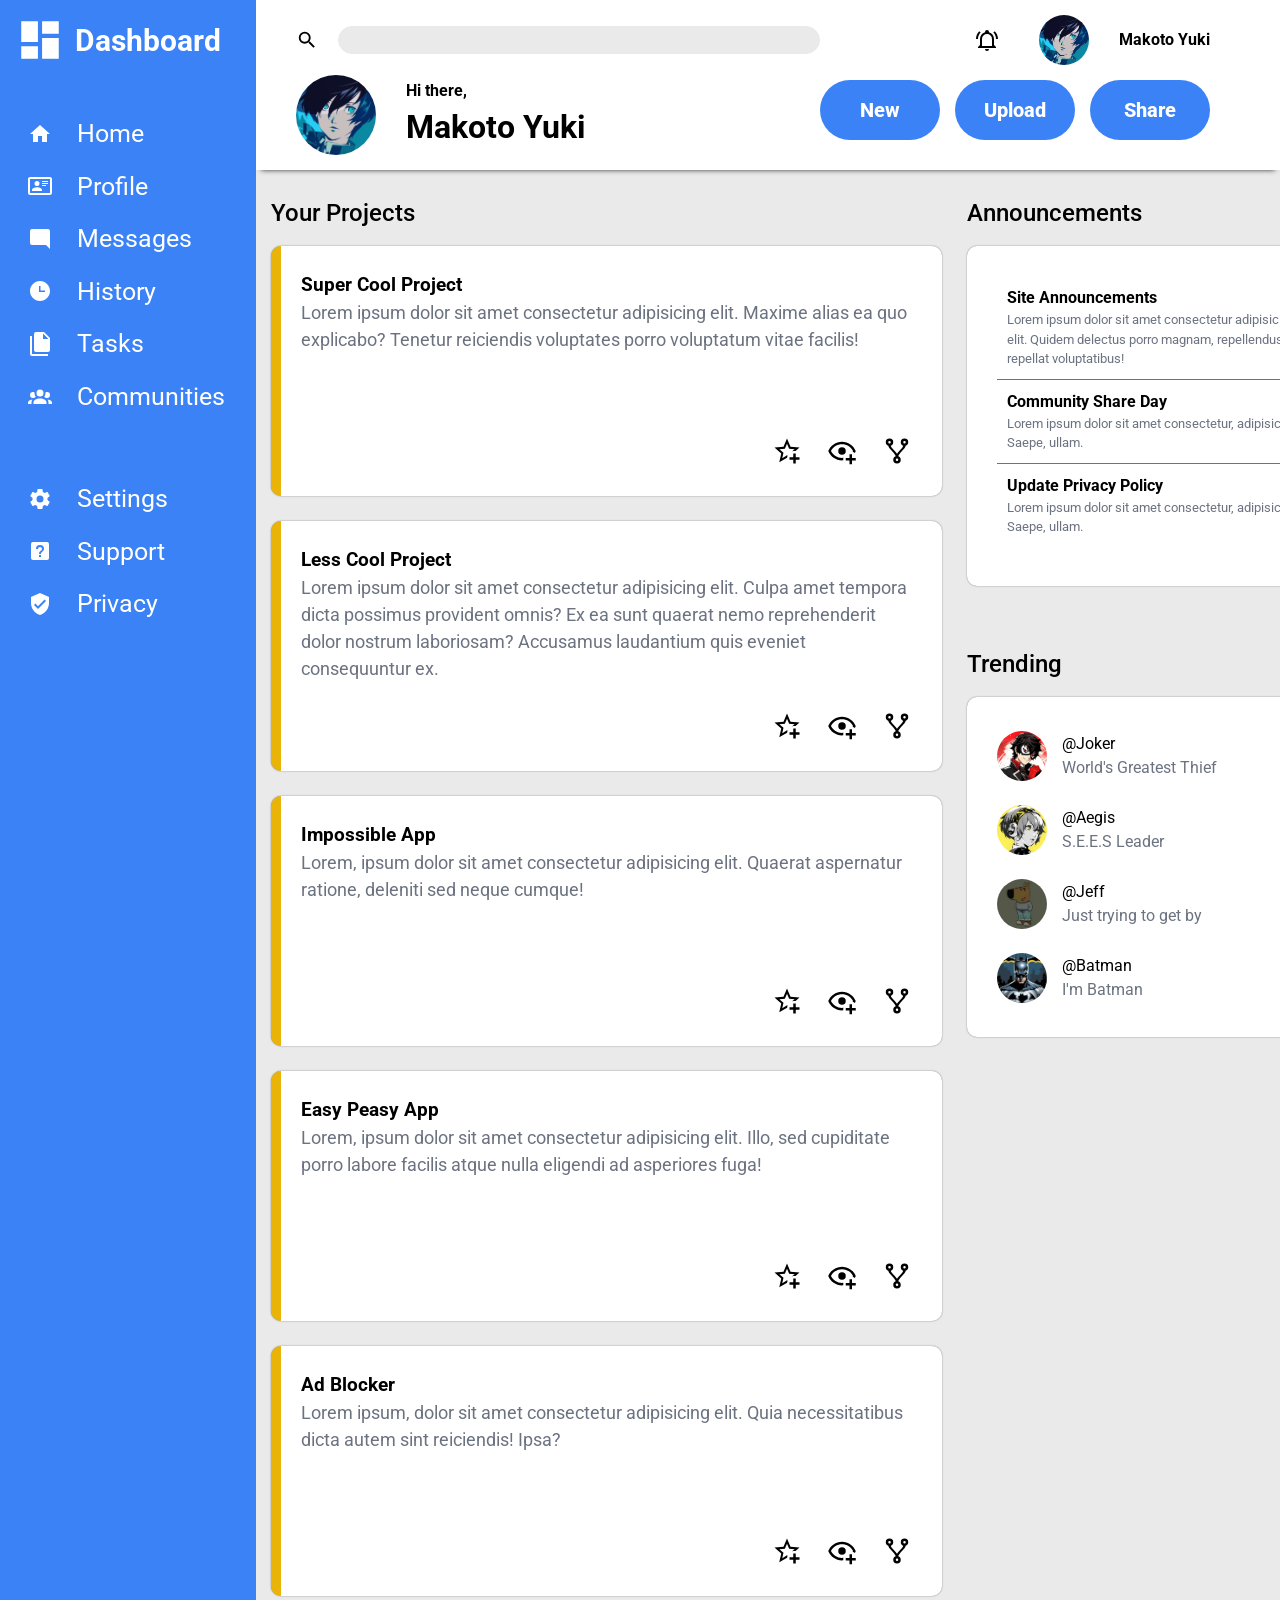
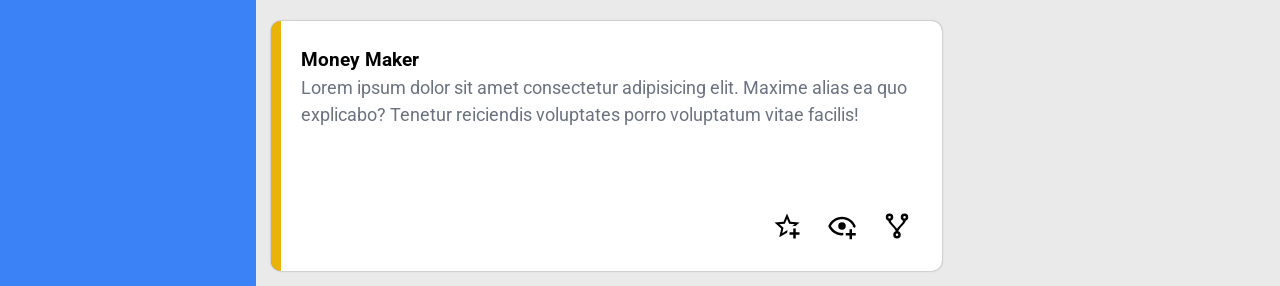
<file: index.html>
<!DOCTYPE html>
<html lang="en">
<head>
    <meta charset="UTF-8">
    <meta name="viewport" content="width=device-width, initial-scale=1.0">
    <title>Dashboard</title>
    <link rel="stylesheet" href="reset.css">
    <link rel="stylesheet" href="style.css">
</head>
<body>
    <div class="dashboard">
        <aside class="dashboard-sidebar">
            <div class="sidebar">
                <div class="sidebar-menu">
                    <div class="sidebar-header">        <svg style="width: 50px; height: 50px" viewBox="0 0 24 24">
                        <path fill="currentColor" d="M13,3V9H21V3M13,21H21V11H13M3,21H11V15H3M3,13H11V3H3V13Z" />
                      </svg></svg><h1>Dashboard</h1></div>
                    <ul class="sidebar-menu-items">
                        <li class="home"><svg style="width: 24px; height: 24px" viewBox="0 0 24 24">
                            <path fill="currentColor" d="M10,20V14H14V20H19V12H22L12,3L2,12H5V20H10Z" />
                          </svg><span>Home</span></li>
                        <li class="profile"><svg style="width: 24px; height: 24px" viewBox="0 0 24 24">
                            <path
                              fill="currentColor"
                              d="M22,3H2C0.91,3.04 0.04,3.91 0,5V19C0.04,20.09 0.91,20.96 2,21H22C23.09,20.96 23.96,20.09 24,19V5C23.96,3.91 23.09,3.04 22,3M22,19H2V5H22V19M14,17V15.75C14,14.09 10.66,13.25 9,13.25C7.34,13.25 4,14.09 4,15.75V17H14M9,7A2.5,2.5 0 0,0 6.5,9.5A2.5,2.5 0 0,0 9,12A2.5,2.5 0 0,0 11.5,9.5A2.5,2.5 0 0,0 9,7M14,7V8H20V7H14M14,9V10H20V9H14M14,11V12H18V11H14"
                            />
                          </svg><span>Profile</span></li>
                        <li class="chats"><svg style="width: 24px; height: 24px" viewBox="0 0 24 24">
                            <path fill="currentColor" d="M22,4C22,2.89 21.1,2 20,2H4A2,2 0 0,0 2,4V16A2,2 0 0,0 4,18H18L22,22V4Z" />
                          </svg><span>Messages</span></li>
                        <li class="history"><svg style="width: 24px; height: 24px" viewBox="0 0 24 24">
                            <path fill="currentColor" d="M12 2C6.5 2 2 6.5 2 12C2 17.5 6.5 22 12 22C17.5 22 22 17.5 22 12S17.5 2 12 2M17 13H11V7H12.5V11.5H17V13Z" />
                          </svg><span>History</span></li>
                        <li class="tasks"><svg style="width: 24px; height: 24px" viewBox="0 0 24 24">
                            <path fill="currentColor" d="M15,7H20.5L15,1.5V7M8,0H16L22,6V18A2,2 0 0,1 20,20H8C6.89,20 6,19.1 6,18V2A2,2 0 0,1 8,0M4,4V22H20V24H4A2,2 0 0,1 2,22V4H4Z" />
                          </svg><span>Tasks</span></li>
                        <li class="communities"> <svg style="width: 24px; height: 24px" viewBox="0 0 24 24">
                            <path
                              fill="currentColor"
                              d="M12,5.5A3.5,3.5 0 0,1 15.5,9A3.5,3.5 0 0,1 12,12.5A3.5,3.5 0 0,1 8.5,9A3.5,3.5 0 0,1 12,5.5M5,8C5.56,8 6.08,8.15 6.53,8.42C6.38,9.85 6.8,11.27 7.66,12.38C7.16,13.34 6.16,14 5,14A3,3 0 0,1 2,11A3,3 0 0,1 5,8M19,8A3,3 0 0,1 22,11A3,3 0 0,1 19,14C17.84,14 16.84,13.34 16.34,12.38C17.2,11.27 17.62,9.85 17.47,8.42C17.92,8.15 18.44,8 19,8M5.5,18.25C5.5,16.18 8.41,14.5 12,14.5C15.59,14.5 18.5,16.18 18.5,18.25V20H5.5V18.25M0,20V18.5C0,17.11 1.89,15.94 4.45,15.6C3.86,16.28 3.5,17.22 3.5,18.25V20H0M24,20H20.5V18.25C20.5,17.22 20.14,16.28 19.55,15.6C22.11,15.94 24,17.11 24,18.5V20Z"
                            />
                          </svg><span>Communities</span></li>
                    </ul>
                    <ul class="sidebar-settings">
                        <li class="settings"> <svg style="width: 24px; height: 24px" viewBox="0 0 24 24">
                            <path
                              fill="currentColor"
                              d="M12,15.5A3.5,3.5 0 0,1 8.5,12A3.5,3.5 0 0,1 12,8.5A3.5,3.5 0 0,1 15.5,12A3.5,3.5 0 0,1 12,15.5M19.43,12.97C19.47,12.65 19.5,12.33 19.5,12C19.5,11.67 19.47,11.34 19.43,11L21.54,9.37C21.73,9.22 21.78,8.95 21.66,8.73L19.66,5.27C19.54,5.05 19.27,4.96 19.05,5.05L16.56,6.05C16.04,5.66 15.5,5.32 14.87,5.07L14.5,2.42C14.46,2.18 14.25,2 14,2H10C9.75,2 9.54,2.18 9.5,2.42L9.13,5.07C8.5,5.32 7.96,5.66 7.44,6.05L4.95,5.05C4.73,4.96 4.46,5.05 4.34,5.27L2.34,8.73C2.21,8.95 2.27,9.22 2.46,9.37L4.57,11C4.53,11.34 4.5,11.67 4.5,12C4.5,12.33 4.53,12.65 4.57,12.97L2.46,14.63C2.27,14.78 2.21,15.05 2.34,15.27L4.34,18.73C4.46,18.95 4.73,19.03 4.95,18.95L7.44,17.94C7.96,18.34 8.5,18.68 9.13,18.93L9.5,21.58C9.54,21.82 9.75,22 10,22H14C14.25,22 14.46,21.82 14.5,21.58L14.87,18.93C15.5,18.67 16.04,18.34 16.56,17.94L19.05,18.95C19.27,19.03 19.54,18.95 19.66,18.73L21.66,15.27C21.78,15.05 21.73,14.78 21.54,14.63L19.43,12.97Z"
                            />
                          </svg><span>Settings</span></li>
                        <li class="support"><svg style="width: 24px; height: 24px" viewBox="0 0 24 24">
                            <path
                              fill="currentColor"
                              d="M11,18H13V16H11V18M12,6A4,4 0 0,0 8,10H10A2,2 0 0,1 12,8A2,2 0 0,1 14,10C14,12 11,11.75 11,15H13C13,12.75 16,12.5 16,10A4,4 0 0,0 12,6M5,3H19A2,2 0 0,1 21,5V19A2,2 0 0,1 19,21H5A2,2 0 0,1 3,19V5A2,2 0 0,1 5,3Z"
                            />
                          </svg><span>Support</span></li>
                        <li class="privacy"><svg style="width: 24px; height: 24px" viewBox="0 0 24 24">
                            <path fill="currentColor" d="M10,17L6,13L7.41,11.59L10,14.17L16.59,7.58L18,9M12,1L3,5V11C3,16.55 6.84,21.74 12,23C17.16,21.74 21,16.55 21,11V5L12,1Z" />
                          </svg><span>Privacy</span></li>
                    </ul>
                </div>
            </div>
        </aside>
        <div class="dashboard-main">
            <header class="header">
                <div class="header-search">
                  <svg style="width: 24px; height: 24px" viewBox="0 0 24 24">
                    <path
                    fill="currentColor"
                    d="M9.5,3A6.5,6.5 0 0,1 16,9.5C16,11.11 15.41,12.59 14.44,13.73L14.71,14H15.5L20.5,19L19,20.5L14,15.5V14.71L13.73,14.44C12.59,15.41 11.11,16 9.5,16A6.5,6.5 0 0,1 3,9.5A6.5,6.5 0 0,1 9.5,3M9.5,5C7,5 5,7 5,9.5C5,12 7,14 9.5,14C12,14 14,12 14,9.5C14,7 12,5 9.5,5Z"
                    />
                  </svg> 
                  <input type="text" name="" class="search-bar">
                </div>
                <div class="header-top-right">
                    <div class="notification"> <svg style="width:24px;height:24px" viewBox="0 0 24 24">
                      <path fill="currentColor" d="M10,21H14A2,2 0 0,1 12,23A2,2 0 0,1 10,21M21,19V20H3V19L5,17V11C5,7.9 7.03,5.17 10,4.29C10,4.19 10,4.1 10,4A2,2 0 0,1 12,2A2,2 0 0,1 14,4C14,4.1 14,4.19 14,4.29C16.97,5.17 19,7.9 19,11V17L21,19M17,11A5,5 0 0,0 12,6A5,5 0 0,0 7,11V18H17V11M19.75,3.19L18.33,4.61C20.04,6.3 21,8.6 21,11H23C23,8.07 21.84,5.25 19.75,3.19M1,11H3C3,8.6 3.96,6.3 5.67,4.61L4.25,3.19C2.16,5.25 1,8.07 1,11Z" />
                  </svg></div>
                    <div class="header-profile">
                      <img src="assets/64fde905327a999e45787a1fde88b3bc.jpg" alt="" srcset="">
                      <span>Makoto Yuki</span>
                    </div>
                </div>
                <div class="header-user">
                    <div class="user-profile-picture"><img src="assets/64fde905327a999e45787a1fde88b3bc.jpg" alt="" srcset=""></div>
                    <div class="user-greetings">
                      <span>Hi there,</span>
                      <h1>Makoto Yuki</h1>
                    </div>
                </div>
                <div class="header-actions">
                  <button class="new">New</button>
                  <button class="upload">Upload</button>
                  <button class="share">Share</button>
                </div>
            </header>
            <div class="content">
                <div class="content-projects">
                  <h2>Your Projects</h2>
                  <div class="project-cards-wrapper">
                    <div class="project-cards">
                      <div class="para">
                        <h3>Super Cool Project</h3>
                        <p>Lorem ipsum dolor sit amet consectetur adipisicing elit. Maxime alias ea quo explicabo? Tenetur reiciendis voluptates porro voluptatum vitae facilis!</p>
                      </div>
                      <div class="project-cards-settings">
                        <div class="favorite"> <svg style="width: 30px; height: 30px" viewBox="0 0 24 24">
                          <path
                            fill="currentColor"
                            d="M5.8 21L7.4 14L2 9.2L9.2 8.6L12 2L14.8 8.6L22 9.2L18.8 12H18C17.3 12 16.6 12.1 15.9 12.4L18.1 10.5L13.7 10.1L12 6.1L10.3 10.1L5.9 10.5L9.2 13.4L8.2 17.7L12 15.4L12.5 15.7C12.3 16.2 12.1 16.8 12.1 17.3L5.8 21M17 14V17H14V19H17V22H19V19H22V17H19V14H17Z"
                          />
                        </svg></div>
                        <div class="watch">
                          <svg style="width: 30px; height: 30px" viewBox="0 0 24 24">
                            <path
                            fill="currentColor"
                            d="M12,4.5C7,4.5 2.73,7.61 1,12C2.73,16.39 7,19.5 12,19.5C12.36,19.5 12.72,19.5 13.08,19.45C13.03,19.13 13,18.82 13,18.5C13,18.14 13.04,17.78 13.1,17.42C12.74,17.46 12.37,17.5 12,17.5C8.24,17.5 4.83,15.36 3.18,12C4.83,8.64 8.24,6.5 12,6.5C15.76,6.5 19.17,8.64 20.82,12C20.7,12.24 20.56,12.45 20.43,12.68C21.09,12.84 21.72,13.11 22.29,13.5C22.56,13 22.8,12.5 23,12C21.27,7.61 17,4.5 12,4.5M12,9A3,3 0 0,0 9,12A3,3 0 0,0 12,15A3,3 0 0,0 15,12A3,3 0 0,0 12,9M18,14.5V17.5H15V19.5H18V22.5H20V19.5H23V17.5H20V14.5H18Z"
                            /></svg>
                        </div>
                        <div class="share">
                          <svg style="width: 30px; height: 30px" viewBox="0 0 24 24">
                            <path
                              fill="currentColor"
                              d="M6,2A3,3 0 0,1 9,5C9,6.28 8.19,7.38 7.06,7.81C7.15,8.27 7.39,8.83 8,9.63C9,10.92 11,12.83 12,14.17C13,12.83 15,10.92 16,9.63C16.61,8.83 16.85,8.27 16.94,7.81C15.81,7.38 15,6.28 15,5A3,3 0 0,1 18,2A3,3 0 0,1 21,5C21,6.32 20.14,7.45 18.95,7.85C18.87,8.37 18.64,9 18,9.83C17,11.17 15,13.08 14,14.38C13.39,15.17 13.15,15.73 13.06,16.19C14.19,16.62 15,17.72 15,19A3,3 0 0,1 12,22A3,3 0 0,1 9,19C9,17.72 9.81,16.62 10.94,16.19C10.85,15.73 10.61,15.17 10,14.38C9,13.08 7,11.17 6,9.83C5.36,9 5.13,8.37 5.05,7.85C3.86,7.45 3,6.32 3,5A3,3 0 0,1 6,2M6,4A1,1 0 0,0 5,5A1,1 0 0,0 6,6A1,1 0 0,0 7,5A1,1 0 0,0 6,4M18,4A1,1 0 0,0 17,5A1,1 0 0,0 18,6A1,1 0 0,0 19,5A1,1 0 0,0 18,4M12,18A1,1 0 0,0 11,19A1,1 0 0,0 12,20A1,1 0 0,0 13,19A1,1 0 0,0 12,18Z"
                            />
                          </svg>
                        </div>
                      </div>
                    </div>
                    <div class="project-cards">                      <div class="para">
                      <h3>Less Cool Project</h3>
                      <p>Lorem ipsum dolor sit amet consectetur adipisicing elit. Culpa amet tempora dicta possimus provident omnis? Ex ea sunt quaerat nemo reprehenderit dolor nostrum laboriosam? Accusamus laudantium quis eveniet consequuntur ex.</p>
                    </div>
                    <div class="project-cards-settings">
                      <div class="favorite"> <svg style="width: 30px; height: 30px" viewBox="0 0 24 24">
                        <path
                          fill="currentColor"
                          d="M5.8 21L7.4 14L2 9.2L9.2 8.6L12 2L14.8 8.6L22 9.2L18.8 12H18C17.3 12 16.6 12.1 15.9 12.4L18.1 10.5L13.7 10.1L12 6.1L10.3 10.1L5.9 10.5L9.2 13.4L8.2 17.7L12 15.4L12.5 15.7C12.3 16.2 12.1 16.8 12.1 17.3L5.8 21M17 14V17H14V19H17V22H19V19H22V17H19V14H17Z"
                        />
                      </svg></div>
                      <div class="watch">
                        <svg style="width: 30px; height: 30px" viewBox="0 0 24 24">
                          <path
                          fill="currentColor"
                          d="M12,4.5C7,4.5 2.73,7.61 1,12C2.73,16.39 7,19.5 12,19.5C12.36,19.5 12.72,19.5 13.08,19.45C13.03,19.13 13,18.82 13,18.5C13,18.14 13.04,17.78 13.1,17.42C12.74,17.46 12.37,17.5 12,17.5C8.24,17.5 4.83,15.36 3.18,12C4.83,8.64 8.24,6.5 12,6.5C15.76,6.5 19.17,8.64 20.82,12C20.7,12.24 20.56,12.45 20.43,12.68C21.09,12.84 21.72,13.11 22.29,13.5C22.56,13 22.8,12.5 23,12C21.27,7.61 17,4.5 12,4.5M12,9A3,3 0 0,0 9,12A3,3 0 0,0 12,15A3,3 0 0,0 15,12A3,3 0 0,0 12,9M18,14.5V17.5H15V19.5H18V22.5H20V19.5H23V17.5H20V14.5H18Z"
                          /></svg>
                      </div>
                      <div class="share">
                        <svg style="width: 30px; height: 30px" viewBox="0 0 24 24">
                          <path
                            fill="currentColor"
                            d="M6,2A3,3 0 0,1 9,5C9,6.28 8.19,7.38 7.06,7.81C7.15,8.27 7.39,8.83 8,9.63C9,10.92 11,12.83 12,14.17C13,12.83 15,10.92 16,9.63C16.61,8.83 16.85,8.27 16.94,7.81C15.81,7.38 15,6.28 15,5A3,3 0 0,1 18,2A3,3 0 0,1 21,5C21,6.32 20.14,7.45 18.95,7.85C18.87,8.37 18.64,9 18,9.83C17,11.17 15,13.08 14,14.38C13.39,15.17 13.15,15.73 13.06,16.19C14.19,16.62 15,17.72 15,19A3,3 0 0,1 12,22A3,3 0 0,1 9,19C9,17.72 9.81,16.62 10.94,16.19C10.85,15.73 10.61,15.17 10,14.38C9,13.08 7,11.17 6,9.83C5.36,9 5.13,8.37 5.05,7.85C3.86,7.45 3,6.32 3,5A3,3 0 0,1 6,2M6,4A1,1 0 0,0 5,5A1,1 0 0,0 6,6A1,1 0 0,0 7,5A1,1 0 0,0 6,4M18,4A1,1 0 0,0 17,5A1,1 0 0,0 18,6A1,1 0 0,0 19,5A1,1 0 0,0 18,4M12,18A1,1 0 0,0 11,19A1,1 0 0,0 12,20A1,1 0 0,0 13,19A1,1 0 0,0 12,18Z"
                          />
                        </svg>
                      </div>
                    </div></div>
                    <div class="project-cards">                      <div class="para">
                      <h3>Impossible App</h3>
                      <p>Lorem, ipsum dolor sit amet consectetur adipisicing elit. Quaerat aspernatur ratione, deleniti sed neque cumque!</p>
                    </div>
                    <div class="project-cards-settings">
                      <div class="favorite"> <svg style="width: 30px; height: 30px" viewBox="0 0 24 24">
                        <path
                          fill="currentColor"
                          d="M5.8 21L7.4 14L2 9.2L9.2 8.6L12 2L14.8 8.6L22 9.2L18.8 12H18C17.3 12 16.6 12.1 15.9 12.4L18.1 10.5L13.7 10.1L12 6.1L10.3 10.1L5.9 10.5L9.2 13.4L8.2 17.7L12 15.4L12.5 15.7C12.3 16.2 12.1 16.8 12.1 17.3L5.8 21M17 14V17H14V19H17V22H19V19H22V17H19V14H17Z"
                        />
                      </svg></div>
                      <div class="watch">
                        <svg style="width: 30px; height: 30px" viewBox="0 0 24 24">
                          <path
                          fill="currentColor"
                          d="M12,4.5C7,4.5 2.73,7.61 1,12C2.73,16.39 7,19.5 12,19.5C12.36,19.5 12.72,19.5 13.08,19.45C13.03,19.13 13,18.82 13,18.5C13,18.14 13.04,17.78 13.1,17.42C12.74,17.46 12.37,17.5 12,17.5C8.24,17.5 4.83,15.36 3.18,12C4.83,8.64 8.24,6.5 12,6.5C15.76,6.5 19.17,8.64 20.82,12C20.7,12.24 20.56,12.45 20.43,12.68C21.09,12.84 21.72,13.11 22.29,13.5C22.56,13 22.8,12.5 23,12C21.27,7.61 17,4.5 12,4.5M12,9A3,3 0 0,0 9,12A3,3 0 0,0 12,15A3,3 0 0,0 15,12A3,3 0 0,0 12,9M18,14.5V17.5H15V19.5H18V22.5H20V19.5H23V17.5H20V14.5H18Z"
                          /></svg>
                      </div>
                      <div class="share">
                        <svg style="width: 30px; height: 30px" viewBox="0 0 24 24">
                          <path
                            fill="currentColor"
                            d="M6,2A3,3 0 0,1 9,5C9,6.28 8.19,7.38 7.06,7.81C7.15,8.27 7.39,8.83 8,9.63C9,10.92 11,12.83 12,14.17C13,12.83 15,10.92 16,9.63C16.61,8.83 16.85,8.27 16.94,7.81C15.81,7.38 15,6.28 15,5A3,3 0 0,1 18,2A3,3 0 0,1 21,5C21,6.32 20.14,7.45 18.95,7.85C18.87,8.37 18.64,9 18,9.83C17,11.17 15,13.08 14,14.38C13.39,15.17 13.15,15.73 13.06,16.19C14.19,16.62 15,17.72 15,19A3,3 0 0,1 12,22A3,3 0 0,1 9,19C9,17.72 9.81,16.62 10.94,16.19C10.85,15.73 10.61,15.17 10,14.38C9,13.08 7,11.17 6,9.83C5.36,9 5.13,8.37 5.05,7.85C3.86,7.45 3,6.32 3,5A3,3 0 0,1 6,2M6,4A1,1 0 0,0 5,5A1,1 0 0,0 6,6A1,1 0 0,0 7,5A1,1 0 0,0 6,4M18,4A1,1 0 0,0 17,5A1,1 0 0,0 18,6A1,1 0 0,0 19,5A1,1 0 0,0 18,4M12,18A1,1 0 0,0 11,19A1,1 0 0,0 12,20A1,1 0 0,0 13,19A1,1 0 0,0 12,18Z"
                          />
                        </svg>
                      </div>
                    </div></div>
                    <div class="project-cards">                      <div class="para">
                      <h3>Easy Peasy App</h3>
                      <p>Lorem, ipsum dolor sit amet consectetur adipisicing elit. Illo, sed cupiditate porro labore facilis atque nulla eligendi ad asperiores fuga!</p>
                    </div>
                    <div class="project-cards-settings">
                      <div class="favorite"> <svg style="width: 30px; height: 30px" viewBox="0 0 24 24">
                        <path
                          fill="currentColor"
                          d="M5.8 21L7.4 14L2 9.2L9.2 8.6L12 2L14.8 8.6L22 9.2L18.8 12H18C17.3 12 16.6 12.1 15.9 12.4L18.1 10.5L13.7 10.1L12 6.1L10.3 10.1L5.9 10.5L9.2 13.4L8.2 17.7L12 15.4L12.5 15.7C12.3 16.2 12.1 16.8 12.1 17.3L5.8 21M17 14V17H14V19H17V22H19V19H22V17H19V14H17Z"
                        />
                      </svg></div>
                      <div class="watch">
                        <svg style="width: 30px; height: 30px" viewBox="0 0 24 24">
                          <path
                          fill="currentColor"
                          d="M12,4.5C7,4.5 2.73,7.61 1,12C2.73,16.39 7,19.5 12,19.5C12.36,19.5 12.72,19.5 13.08,19.45C13.03,19.13 13,18.82 13,18.5C13,18.14 13.04,17.78 13.1,17.42C12.74,17.46 12.37,17.5 12,17.5C8.24,17.5 4.83,15.36 3.18,12C4.83,8.64 8.24,6.5 12,6.5C15.76,6.5 19.17,8.64 20.82,12C20.7,12.24 20.56,12.45 20.43,12.68C21.09,12.84 21.72,13.11 22.29,13.5C22.56,13 22.8,12.5 23,12C21.27,7.61 17,4.5 12,4.5M12,9A3,3 0 0,0 9,12A3,3 0 0,0 12,15A3,3 0 0,0 15,12A3,3 0 0,0 12,9M18,14.5V17.5H15V19.5H18V22.5H20V19.5H23V17.5H20V14.5H18Z"
                          /></svg>
                      </div>
                      <div class="share">
                        <svg style="width: 30px; height: 30px" viewBox="0 0 24 24">
                          <path
                            fill="currentColor"
                            d="M6,2A3,3 0 0,1 9,5C9,6.28 8.19,7.38 7.06,7.81C7.15,8.27 7.39,8.83 8,9.63C9,10.92 11,12.83 12,14.17C13,12.83 15,10.92 16,9.63C16.61,8.83 16.85,8.27 16.94,7.81C15.81,7.38 15,6.28 15,5A3,3 0 0,1 18,2A3,3 0 0,1 21,5C21,6.32 20.14,7.45 18.95,7.85C18.87,8.37 18.64,9 18,9.83C17,11.17 15,13.08 14,14.38C13.39,15.17 13.15,15.73 13.06,16.19C14.19,16.62 15,17.72 15,19A3,3 0 0,1 12,22A3,3 0 0,1 9,19C9,17.72 9.81,16.62 10.94,16.19C10.85,15.73 10.61,15.17 10,14.38C9,13.08 7,11.17 6,9.83C5.36,9 5.13,8.37 5.05,7.85C3.86,7.45 3,6.32 3,5A3,3 0 0,1 6,2M6,4A1,1 0 0,0 5,5A1,1 0 0,0 6,6A1,1 0 0,0 7,5A1,1 0 0,0 6,4M18,4A1,1 0 0,0 17,5A1,1 0 0,0 18,6A1,1 0 0,0 19,5A1,1 0 0,0 18,4M12,18A1,1 0 0,0 11,19A1,1 0 0,0 12,20A1,1 0 0,0 13,19A1,1 0 0,0 12,18Z"
                          />
                        </svg>
                      </div>
                    </div></div>
                    <div class="project-cards">                      <div class="para">
                      <h3>Ad Blocker</h3>
                      <p>Lorem ipsum, dolor sit amet consectetur adipisicing elit. Quia necessitatibus dicta autem sint reiciendis! Ipsa?</p>
                    </div>
                    <div class="project-cards-settings">
                      <div class="favorite"> <svg style="width: 30px; height: 30px" viewBox="0 0 24 24">
                        <path
                          fill="currentColor"
                          d="M5.8 21L7.4 14L2 9.2L9.2 8.6L12 2L14.8 8.6L22 9.2L18.8 12H18C17.3 12 16.6 12.1 15.9 12.4L18.1 10.5L13.7 10.1L12 6.1L10.3 10.1L5.9 10.5L9.2 13.4L8.2 17.7L12 15.4L12.5 15.7C12.3 16.2 12.1 16.8 12.1 17.3L5.8 21M17 14V17H14V19H17V22H19V19H22V17H19V14H17Z"
                        />
                      </svg></div>
                      <div class="watch">
                        <svg style="width: 30px; height: 30px" viewBox="0 0 24 24">
                          <path
                          fill="currentColor"
                          d="M12,4.5C7,4.5 2.73,7.61 1,12C2.73,16.39 7,19.5 12,19.5C12.36,19.5 12.72,19.5 13.08,19.45C13.03,19.13 13,18.82 13,18.5C13,18.14 13.04,17.78 13.1,17.42C12.74,17.46 12.37,17.5 12,17.5C8.24,17.5 4.83,15.36 3.18,12C4.83,8.64 8.24,6.5 12,6.5C15.76,6.5 19.17,8.64 20.82,12C20.7,12.24 20.56,12.45 20.43,12.68C21.09,12.84 21.72,13.11 22.29,13.5C22.56,13 22.8,12.5 23,12C21.27,7.61 17,4.5 12,4.5M12,9A3,3 0 0,0 9,12A3,3 0 0,0 12,15A3,3 0 0,0 15,12A3,3 0 0,0 12,9M18,14.5V17.5H15V19.5H18V22.5H20V19.5H23V17.5H20V14.5H18Z"
                          /></svg>
                      </div>
                      <div class="share">
                        <svg style="width: 30px; height: 30px" viewBox="0 0 24 24">
                          <path
                            fill="currentColor"
                            d="M6,2A3,3 0 0,1 9,5C9,6.28 8.19,7.38 7.06,7.81C7.15,8.27 7.39,8.83 8,9.63C9,10.92 11,12.83 12,14.17C13,12.83 15,10.92 16,9.63C16.61,8.83 16.85,8.27 16.94,7.81C15.81,7.38 15,6.28 15,5A3,3 0 0,1 18,2A3,3 0 0,1 21,5C21,6.32 20.14,7.45 18.95,7.85C18.87,8.37 18.64,9 18,9.83C17,11.17 15,13.08 14,14.38C13.39,15.17 13.15,15.73 13.06,16.19C14.19,16.62 15,17.72 15,19A3,3 0 0,1 12,22A3,3 0 0,1 9,19C9,17.72 9.81,16.62 10.94,16.19C10.85,15.73 10.61,15.17 10,14.38C9,13.08 7,11.17 6,9.83C5.36,9 5.13,8.37 5.05,7.85C3.86,7.45 3,6.32 3,5A3,3 0 0,1 6,2M6,4A1,1 0 0,0 5,5A1,1 0 0,0 6,6A1,1 0 0,0 7,5A1,1 0 0,0 6,4M18,4A1,1 0 0,0 17,5A1,1 0 0,0 18,6A1,1 0 0,0 19,5A1,1 0 0,0 18,4M12,18A1,1 0 0,0 11,19A1,1 0 0,0 12,20A1,1 0 0,0 13,19A1,1 0 0,0 12,18Z"
                          />
                        </svg>
                      </div>
                    </div></div>
                    <div class="project-cards">                      <div class="para">
                      <h3>Money Maker</h3>
                      <p>Lorem ipsum dolor sit amet consectetur adipisicing elit. Maxime alias ea quo explicabo? Tenetur reiciendis voluptates porro voluptatum vitae facilis!</p>
                    </div>
                    <div class="project-cards-settings">
                      <div class="favorite"> <svg style="width: 30px; height: 30px" viewBox="0 0 24 24">
                        <path
                          fill="currentColor"
                          d="M5.8 21L7.4 14L2 9.2L9.2 8.6L12 2L14.8 8.6L22 9.2L18.8 12H18C17.3 12 16.6 12.1 15.9 12.4L18.1 10.5L13.7 10.1L12 6.1L10.3 10.1L5.9 10.5L9.2 13.4L8.2 17.7L12 15.4L12.5 15.7C12.3 16.2 12.1 16.8 12.1 17.3L5.8 21M17 14V17H14V19H17V22H19V19H22V17H19V14H17Z"
                        />
                      </svg></div>
                      <div class="watch">
                        <svg style="width: 30px; height: 30px" viewBox="0 0 24 24">
                          <path
                          fill="currentColor"
                          d="M12,4.5C7,4.5 2.73,7.61 1,12C2.73,16.39 7,19.5 12,19.5C12.36,19.5 12.72,19.5 13.08,19.45C13.03,19.13 13,18.82 13,18.5C13,18.14 13.04,17.78 13.1,17.42C12.74,17.46 12.37,17.5 12,17.5C8.24,17.5 4.83,15.36 3.18,12C4.83,8.64 8.24,6.5 12,6.5C15.76,6.5 19.17,8.64 20.82,12C20.7,12.24 20.56,12.45 20.43,12.68C21.09,12.84 21.72,13.11 22.29,13.5C22.56,13 22.8,12.5 23,12C21.27,7.61 17,4.5 12,4.5M12,9A3,3 0 0,0 9,12A3,3 0 0,0 12,15A3,3 0 0,0 15,12A3,3 0 0,0 12,9M18,14.5V17.5H15V19.5H18V22.5H20V19.5H23V17.5H20V14.5H18Z"
                          /></svg>
                      </div>
                      <div class="share">
                        <svg style="width: 30px; height: 30px" viewBox="0 0 24 24">
                          <path
                            fill="currentColor"
                            d="M6,2A3,3 0 0,1 9,5C9,6.28 8.19,7.38 7.06,7.81C7.15,8.27 7.39,8.83 8,9.63C9,10.92 11,12.83 12,14.17C13,12.83 15,10.92 16,9.63C16.61,8.83 16.85,8.27 16.94,7.81C15.81,7.38 15,6.28 15,5A3,3 0 0,1 18,2A3,3 0 0,1 21,5C21,6.32 20.14,7.45 18.95,7.85C18.87,8.37 18.64,9 18,9.83C17,11.17 15,13.08 14,14.38C13.39,15.17 13.15,15.73 13.06,16.19C14.19,16.62 15,17.72 15,19A3,3 0 0,1 12,22A3,3 0 0,1 9,19C9,17.72 9.81,16.62 10.94,16.19C10.85,15.73 10.61,15.17 10,14.38C9,13.08 7,11.17 6,9.83C5.36,9 5.13,8.37 5.05,7.85C3.86,7.45 3,6.32 3,5A3,3 0 0,1 6,2M6,4A1,1 0 0,0 5,5A1,1 0 0,0 6,6A1,1 0 0,0 7,5A1,1 0 0,0 6,4M18,4A1,1 0 0,0 17,5A1,1 0 0,0 18,6A1,1 0 0,0 19,5A1,1 0 0,0 18,4M12,18A1,1 0 0,0 11,19A1,1 0 0,0 12,20A1,1 0 0,0 13,19A1,1 0 0,0 12,18Z"
                          />
                        </svg>
                      </div>
                    </div></div>
                  </div>
                </div>
                <div class="front-page-menu">
                  <div class="announcements">
                    <h2>Announcements</h2>
                    <div class="announcements-box">
                      <div class="ann-box-1">
                        <h3>Site Announcements</h3>
                        <p>Lorem ipsum dolor sit amet consectetur adipisicing elit. Quidem delectus porro magnam, repellendus repellat voluptatibus!</p>
                      </div>
                      <div class="ann-box-2">
                        <h3>Community Share Day</h3>
                        <p>Lorem ipsum dolor sit amet consectetur, adipisicing elit. Saepe, ullam.</p>
                      </div>
                      <div class="ann-box-3">
                        <h3>Update Privacy Policy</h3>
                        <p>Lorem ipsum dolor sit amet consectetur, adipisicing elit. Saepe, ullam.</p>
                      </div>
                    </div>
                  </div>
                  <div class="trending">
                    <h2>Trending</h2>
                    <div class="trending-box">
                      <div class="trending-acc-1">
                        <img src="assets/joker.jpeg" alt="" class="trending-profile-pic">
                        <div class="trending-profile-info">
                          <span class="trending-profile-info-name">@Joker</span>
                          <p class="trending-profile-info-bio">World's Greatest Thief</p>
                        </div>
                      </div>
                      <div class="trending-acc-2">
                        <img src="assets/aegis.jpg" alt="" class="trending-profile-pic">
                        <div class="trending-profile-info">
                          <span class="trending-profile-info-name">@Aegis
                          <p class="trending-profile-info-bio">S.E.E.S Leader</p>
                        </div>
                      </div>
                      <div class="trending-acc-3">
                        <img src="assets/jeffr.jpeg" alt="" class="trending-profile-pic">
                        <div class="trending-profile-info">
                          <span class="trending-profile-info-name">@Jeff</span>
                          <p class="trending-profile-info-bio">Just trying to get by</p>
                        </div>
                      </div>
                      <div class="trending-acc-4">
                        <img src="assets/batman.jpeg" alt="" class="trending-profile-pic">
                        <div class="trending-profile-info">
                          <span class="trending-profile-info-name">@Batman</span>
                          <p class="trending-profile-info-bio">I'm Batman</p>
                        </div>
                      </div>
                    </div>
                  </div>
                </div>
            </div>
        </div>
    </div>
</body>
</html>
</file>
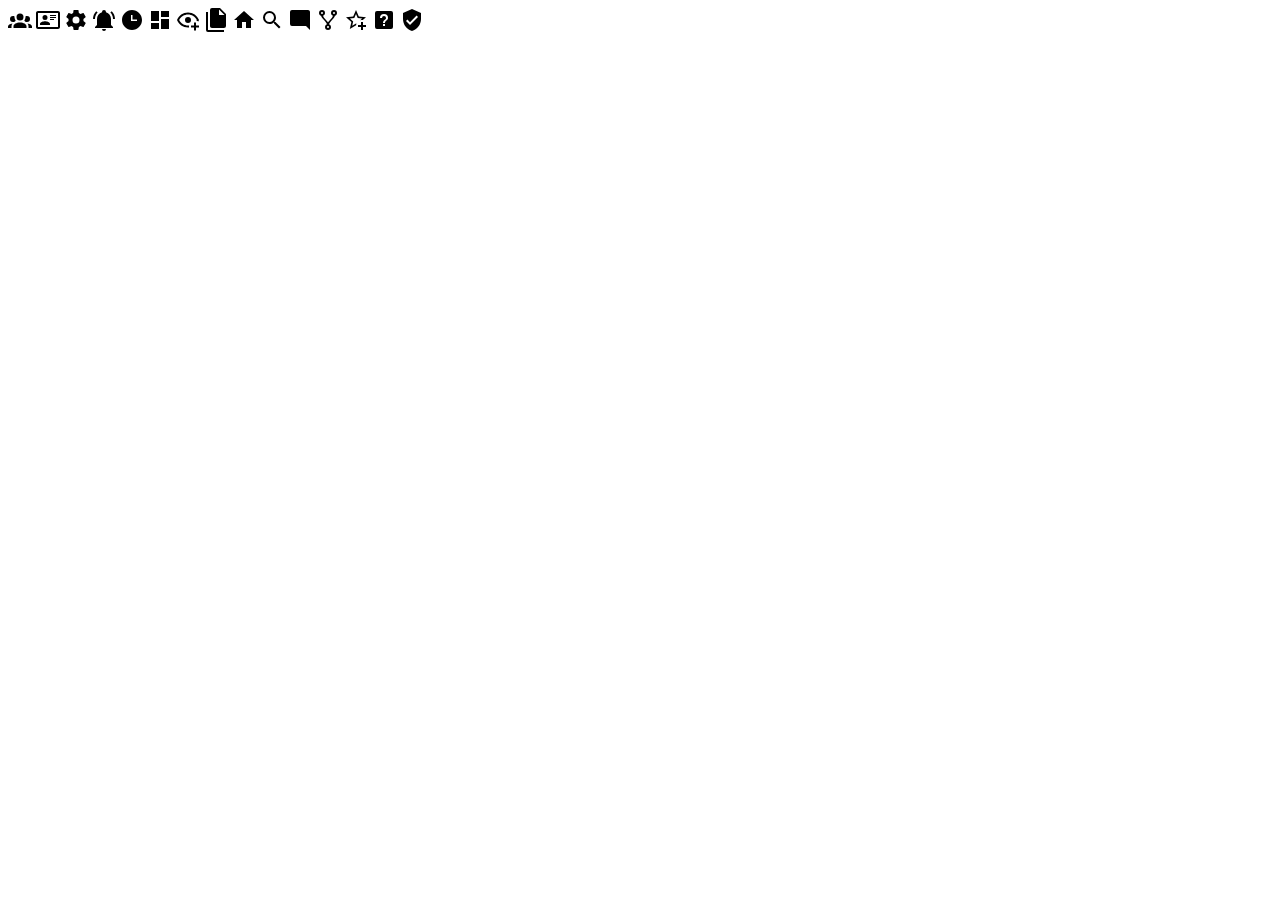
<file: asset/logo.html>
<!DOCTYPE html>
<html lang="en">
  <head>
    <meta charset="UTF-8" />
    <meta http-equiv="X-UA-Compatible" content="IE=edge" />
    <meta name="viewport" content="width=device-width, initial-scale=1.0" />
    <title>Document</title>
  </head>
  <body>
    <svg style="width: 24px; height: 24px" viewBox="0 0 24 24">
      <path
        fill="currentColor"
        d="M12,5.5A3.5,3.5 0 0,1 15.5,9A3.5,3.5 0 0,1 12,12.5A3.5,3.5 0 0,1 8.5,9A3.5,3.5 0 0,1 12,5.5M5,8C5.56,8 6.08,8.15 6.53,8.42C6.38,9.85 6.8,11.27 7.66,12.38C7.16,13.34 6.16,14 5,14A3,3 0 0,1 2,11A3,3 0 0,1 5,8M19,8A3,3 0 0,1 22,11A3,3 0 0,1 19,14C17.84,14 16.84,13.34 16.34,12.38C17.2,11.27 17.62,9.85 17.47,8.42C17.92,8.15 18.44,8 19,8M5.5,18.25C5.5,16.18 8.41,14.5 12,14.5C15.59,14.5 18.5,16.18 18.5,18.25V20H5.5V18.25M0,20V18.5C0,17.11 1.89,15.94 4.45,15.6C3.86,16.28 3.5,17.22 3.5,18.25V20H0M24,20H20.5V18.25C20.5,17.22 20.14,16.28 19.55,15.6C22.11,15.94 24,17.11 24,18.5V20Z"
      />
    </svg>

    <svg style="width: 24px; height: 24px" viewBox="0 0 24 24">
      <path
        fill="currentColor"
        d="M22,3H2C0.91,3.04 0.04,3.91 0,5V19C0.04,20.09 0.91,20.96 2,21H22C23.09,20.96 23.96,20.09 24,19V5C23.96,3.91 23.09,3.04 22,3M22,19H2V5H22V19M14,17V15.75C14,14.09 10.66,13.25 9,13.25C7.34,13.25 4,14.09 4,15.75V17H14M9,7A2.5,2.5 0 0,0 6.5,9.5A2.5,2.5 0 0,0 9,12A2.5,2.5 0 0,0 11.5,9.5A2.5,2.5 0 0,0 9,7M14,7V8H20V7H14M14,9V10H20V9H14M14,11V12H18V11H14"
      />
    </svg>

    <svg style="width: 24px; height: 24px" viewBox="0 0 24 24">
      <path
        fill="currentColor"
        d="M12,15.5A3.5,3.5 0 0,1 8.5,12A3.5,3.5 0 0,1 12,8.5A3.5,3.5 0 0,1 15.5,12A3.5,3.5 0 0,1 12,15.5M19.43,12.97C19.47,12.65 19.5,12.33 19.5,12C19.5,11.67 19.47,11.34 19.43,11L21.54,9.37C21.73,9.22 21.78,8.95 21.66,8.73L19.66,5.27C19.54,5.05 19.27,4.96 19.05,5.05L16.56,6.05C16.04,5.66 15.5,5.32 14.87,5.07L14.5,2.42C14.46,2.18 14.25,2 14,2H10C9.75,2 9.54,2.18 9.5,2.42L9.13,5.07C8.5,5.32 7.96,5.66 7.44,6.05L4.95,5.05C4.73,4.96 4.46,5.05 4.34,5.27L2.34,8.73C2.21,8.95 2.27,9.22 2.46,9.37L4.57,11C4.53,11.34 4.5,11.67 4.5,12C4.5,12.33 4.53,12.65 4.57,12.97L2.46,14.63C2.27,14.78 2.21,15.05 2.34,15.27L4.34,18.73C4.46,18.95 4.73,19.03 4.95,18.95L7.44,17.94C7.96,18.34 8.5,18.68 9.13,18.93L9.5,21.58C9.54,21.82 9.75,22 10,22H14C14.25,22 14.46,21.82 14.5,21.58L14.87,18.93C15.5,18.67 16.04,18.34 16.56,17.94L19.05,18.95C19.27,19.03 19.54,18.95 19.66,18.73L21.66,15.27C21.78,15.05 21.73,14.78 21.54,14.63L19.43,12.97Z"
      />
    </svg>

    <svg style="width: 24px; height: 24px" viewBox="0 0 24 24">
      <path
        fill="currentColor"
        d="M21,19V20H3V19L5,17V11C5,7.9 7.03,5.17 10,4.29C10,4.19 10,4.1 10,4A2,2 0 0,1 12,2A2,2 0 0,1 14,4C14,4.1 14,4.19 14,4.29C16.97,5.17 19,7.9 19,11V17L21,19M14,21A2,2 0 0,1 12,23A2,2 0 0,1 10,21M19.75,3.19L18.33,4.61C20.04,6.3 21,8.6 21,11H23C23,8.07 21.84,5.25 19.75,3.19M1,11H3C3,8.6 3.96,6.3 5.67,4.61L4.25,3.19C2.16,5.25 1,8.07 1,11Z"
      />
    </svg>

    <svg style="width: 24px; height: 24px" viewBox="0 0 24 24">
      <path fill="currentColor" d="M12 2C6.5 2 2 6.5 2 12C2 17.5 6.5 22 12 22C17.5 22 22 17.5 22 12S17.5 2 12 2M17 13H11V7H12.5V11.5H17V13Z" />
    </svg>

    <svg style="width: 24px; height: 24px" viewBox="0 0 24 24">
      <path fill="currentColor" d="M13,3V9H21V3M13,21H21V11H13M3,21H11V15H3M3,13H11V3H3V13Z" />
    </svg>

    <svg style="width: 24px; height: 24px" viewBox="0 0 24 24">
      <path
        fill="currentColor"
        d="M12,4.5C7,4.5 2.73,7.61 1,12C2.73,16.39 7,19.5 12,19.5C12.36,19.5 12.72,19.5 13.08,19.45C13.03,19.13 13,18.82 13,18.5C13,18.14 13.04,17.78 13.1,17.42C12.74,17.46 12.37,17.5 12,17.5C8.24,17.5 4.83,15.36 3.18,12C4.83,8.64 8.24,6.5 12,6.5C15.76,6.5 19.17,8.64 20.82,12C20.7,12.24 20.56,12.45 20.43,12.68C21.09,12.84 21.72,13.11 22.29,13.5C22.56,13 22.8,12.5 23,12C21.27,7.61 17,4.5 12,4.5M12,9A3,3 0 0,0 9,12A3,3 0 0,0 12,15A3,3 0 0,0 15,12A3,3 0 0,0 12,9M18,14.5V17.5H15V19.5H18V22.5H20V19.5H23V17.5H20V14.5H18Z"
      />
    </svg>

    <svg style="width: 24px; height: 24px" viewBox="0 0 24 24">
      <path fill="currentColor" d="M15,7H20.5L15,1.5V7M8,0H16L22,6V18A2,2 0 0,1 20,20H8C6.89,20 6,19.1 6,18V2A2,2 0 0,1 8,0M4,4V22H20V24H4A2,2 0 0,1 2,22V4H4Z" />
    </svg>

    <svg style="width: 24px; height: 24px" viewBox="0 0 24 24">
      <path fill="currentColor" d="M10,20V14H14V20H19V12H22L12,3L2,12H5V20H10Z" />
    </svg>

    <svg style="width: 24px; height: 24px" viewBox="0 0 24 24">
      <path
        fill="currentColor"
        d="M9.5,3A6.5,6.5 0 0,1 16,9.5C16,11.11 15.41,12.59 14.44,13.73L14.71,14H15.5L20.5,19L19,20.5L14,15.5V14.71L13.73,14.44C12.59,15.41 11.11,16 9.5,16A6.5,6.5 0 0,1 3,9.5A6.5,6.5 0 0,1 9.5,3M9.5,5C7,5 5,7 5,9.5C5,12 7,14 9.5,14C12,14 14,12 14,9.5C14,7 12,5 9.5,5Z"
      />
    </svg>

    <svg style="width: 24px; height: 24px" viewBox="0 0 24 24">
      <path fill="currentColor" d="M22,4C22,2.89 21.1,2 20,2H4A2,2 0 0,0 2,4V16A2,2 0 0,0 4,18H18L22,22V4Z" />
    </svg>

    <svg style="width: 24px; height: 24px" viewBox="0 0 24 24">
      <path
        fill="currentColor"
        d="M6,2A3,3 0 0,1 9,5C9,6.28 8.19,7.38 7.06,7.81C7.15,8.27 7.39,8.83 8,9.63C9,10.92 11,12.83 12,14.17C13,12.83 15,10.92 16,9.63C16.61,8.83 16.85,8.27 16.94,7.81C15.81,7.38 15,6.28 15,5A3,3 0 0,1 18,2A3,3 0 0,1 21,5C21,6.32 20.14,7.45 18.95,7.85C18.87,8.37 18.64,9 18,9.83C17,11.17 15,13.08 14,14.38C13.39,15.17 13.15,15.73 13.06,16.19C14.19,16.62 15,17.72 15,19A3,3 0 0,1 12,22A3,3 0 0,1 9,19C9,17.72 9.81,16.62 10.94,16.19C10.85,15.73 10.61,15.17 10,14.38C9,13.08 7,11.17 6,9.83C5.36,9 5.13,8.37 5.05,7.85C3.86,7.45 3,6.32 3,5A3,3 0 0,1 6,2M6,4A1,1 0 0,0 5,5A1,1 0 0,0 6,6A1,1 0 0,0 7,5A1,1 0 0,0 6,4M18,4A1,1 0 0,0 17,5A1,1 0 0,0 18,6A1,1 0 0,0 19,5A1,1 0 0,0 18,4M12,18A1,1 0 0,0 11,19A1,1 0 0,0 12,20A1,1 0 0,0 13,19A1,1 0 0,0 12,18Z"
      />
    </svg>

    <svg style="width: 24px; height: 24px" viewBox="0 0 24 24">
      <path
        fill="currentColor"
        d="M5.8 21L7.4 14L2 9.2L9.2 8.6L12 2L14.8 8.6L22 9.2L18.8 12H18C17.3 12 16.6 12.1 15.9 12.4L18.1 10.5L13.7 10.1L12 6.1L10.3 10.1L5.9 10.5L9.2 13.4L8.2 17.7L12 15.4L12.5 15.7C12.3 16.2 12.1 16.8 12.1 17.3L5.8 21M17 14V17H14V19H17V22H19V19H22V17H19V14H17Z"
      />
    </svg>

    <svg style="width: 24px; height: 24px" viewBox="0 0 24 24">
      <path
        fill="currentColor"
        d="M11,18H13V16H11V18M12,6A4,4 0 0,0 8,10H10A2,2 0 0,1 12,8A2,2 0 0,1 14,10C14,12 11,11.75 11,15H13C13,12.75 16,12.5 16,10A4,4 0 0,0 12,6M5,3H19A2,2 0 0,1 21,5V19A2,2 0 0,1 19,21H5A2,2 0 0,1 3,19V5A2,2 0 0,1 5,3Z"
      />
    </svg>

    <svg style="width: 24px; height: 24px" viewBox="0 0 24 24">
      <path fill="currentColor" d="M10,17L6,13L7.41,11.59L10,14.17L16.59,7.58L18,9M12,1L3,5V11C3,16.55 6.84,21.74 12,23C17.16,21.74 21,16.55 21,11V5L12,1Z" />
    </svg>
  </body>
</html>
</file>
<file: style.css>
@import url("https://fonts.googleapis.com/css2?family=Roboto:wght@300;400;500;700;900&display=swap");

:root{
    --sidebar-color: #3b82f6;
    --border-colorr: #eab308;
}

html, body, .dashboard{
    height: 100%;
    
}

.dashboard{
    display: grid;
    grid-template-columns: 1fr 4fr;
}

.dashboard-sidebar{
    display: flex;
    padding: 15px;
    background-color: var(--sidebar-color);
    color: white;
}

.sidebar{
    height: 100%;
}

li{
    list-style-type: none;
}

ul{
    padding-inline-start: 0;
}

.sidebar-menu-items li{
    font-size: 25px;
    margin-bottom: 15px;
    display: flex;
    align-items: center;
    gap: 25px;
    font-family: "Roboto";
}

.sidebar-menu-items li svg{
    margin-left: 13px;
}


.sidebar-menu{
    display: flex;
    flex-direction: column;
    gap: 50px;
}

.sidebar-header{
    display: flex;
    align-items: center;
    gap: 10px;

}

.sidebar-header h1{
    font-size: 30px;
    font-family: 'Roboto';
}

.sidebar-header svg{
    width: 100px;
    height: 100px;
}

.sidebar-menu-items{
    display: flex;
    flex-direction: column;
    justify-content: center;
}

.sidebar-settings{
    display: flex;
    flex-direction: column;
    font-size: 25px;
    font-family: "Roboto";
}

.sidebar-settings{
    margin-left: 13px;
}

.sidebar-settings li{
    display: flex;
    align-items: center;
    gap: 25px;
    margin-bottom: 15px;
}

.header{
    padding: 15px;
    display: grid;
    grid-template-columns: 2fr 1fr;
    grid-template-rows: 0.5fr 1fr;
    align-items: center;
    box-shadow: 0 5px 5px -5px #333;
    overflow: visible;
    z-index: 2;
}

.header input{
    width: 100%;
    border-radius: 15px;
    border: none;
    background-color: #eaeaea;
    border: 1px solid #eaeaea;
}

.header-top-right{
    margin-left: 100px;
    display: flex;
    align-items: center;
    gap: 40px;
    justify-content: end;
    margin-right: 55px;
}

.header-search{
    display: flex;
    align-items: center;
    gap: 20px;
    margin-left: 25px;
}

.header-top-right img{
    width: 50px;
    height: 50px;
    border-radius: 50%;
}

.header-profile, .header-user{
    display: flex;
    font-family: "Roboto";
    align-items: center;
    gap: 30px;
    font-weight: bold;
}

.header-user{
    margin-top: 10px;
}

.user-profile-picture img{
    width: 80px;
    height: 80px;
    border-radius: 50%;
    margin-left: 25px;
}

button{
    font-family: 'Roboto';
    background-color: var(--sidebar-color);
    border: none;
    color: white;
    padding: 15px 25px;
    width: 120px;
    box-sizing: border-box;
    border-radius: 30px;
    font-size: 20px;
    font-weight: 800;
}

.header-actions{
    display: flex;
    gap: 15px;
    justify-content: end;
    margin-right: 55px;
}

.content{
    display: flex;
    padding: 15px;
    background-color: #eaeaea;
    font-family: 'Roboto',sans-serif;
    overflow: visible;
    height: 100%;
    
}

.content-projects{
    overflow: visible;
    width: 70%;
}

.project-cards-wrapper{
    display: grid;
    grid-template-columns: repeat(auto-fit, minmax(350px, 1fr));
    gap: 25px;
}

.project-cards{
    height: 250px;
    background-color: #fff;
    border-radius: 10px;
    border-left: 10px solid var(--border-colorr);
    box-shadow: 0 0 0.1em rgba(0, 0, 0, 0.5);
    padding: 25px 20px;
    padding-bottom: 30px;
    padding-right: 30px;
    display: flex;
    flex-direction: column;
    justify-content: space-between;
    box-sizing: border-box;
    gap: 10px;
}

.para p{
    color: rgb(107, 114, 128);
    font-size: 18px;
}

.project-cards-settings{
    display: flex;
    justify-content: end;
    gap: 25px;
}


.dashboard-main{
    display: flex;
    flex-direction: column;
    overflow: visible;
}

h2{
    font-weight: 500;
    margin-top: 10px;
    margin-bottom: 15px;
}

.front-page-menu{
    width: 30%;
    display: flex;
    flex-direction: column;
    margin-left: 25px;
}

.announcements-box, .trending-box{
    width: 400px;
    height: 340px;
    background-color: white;
    border-radius: 10px;
    box-shadow: 0 0 0.1em rgba(0, 0, 0, 0.5);
    
}

.trending{
    margin-top: 50px;
}

.para{
    max-height: 100px;
}

.announcements-box{
    display: flex;
    flex-direction: column;
    padding: 30px 30px;
}

.ann-box-1, .ann-box-2, .ann-box-3{

    padding: 10px;
    border-bottom: 1px solid rgb(107, 114, 128); ;
}

.ann-box-3{
    border:none
}

.announcements-box div h3{
    font-size: 16px;
}

.announcements-box div p{
    font-size: 13px;
    color: rgb(107, 114, 128);
}

.trending-box{
    display: grid;
    grid-template-rows: repeat(4, 1fr);
    padding: 30px;
    gap: 15px;
}

.trending-profile-info-bio{
    color: rgb(107, 114, 128);
}

.trending-profile-pic{
    width: 50px;
    height: 50px;
    border-radius: 50%;
}

.trending-box > div{
    display: flex;
    gap: 15px;
    align-items: center;

  }
</file>
